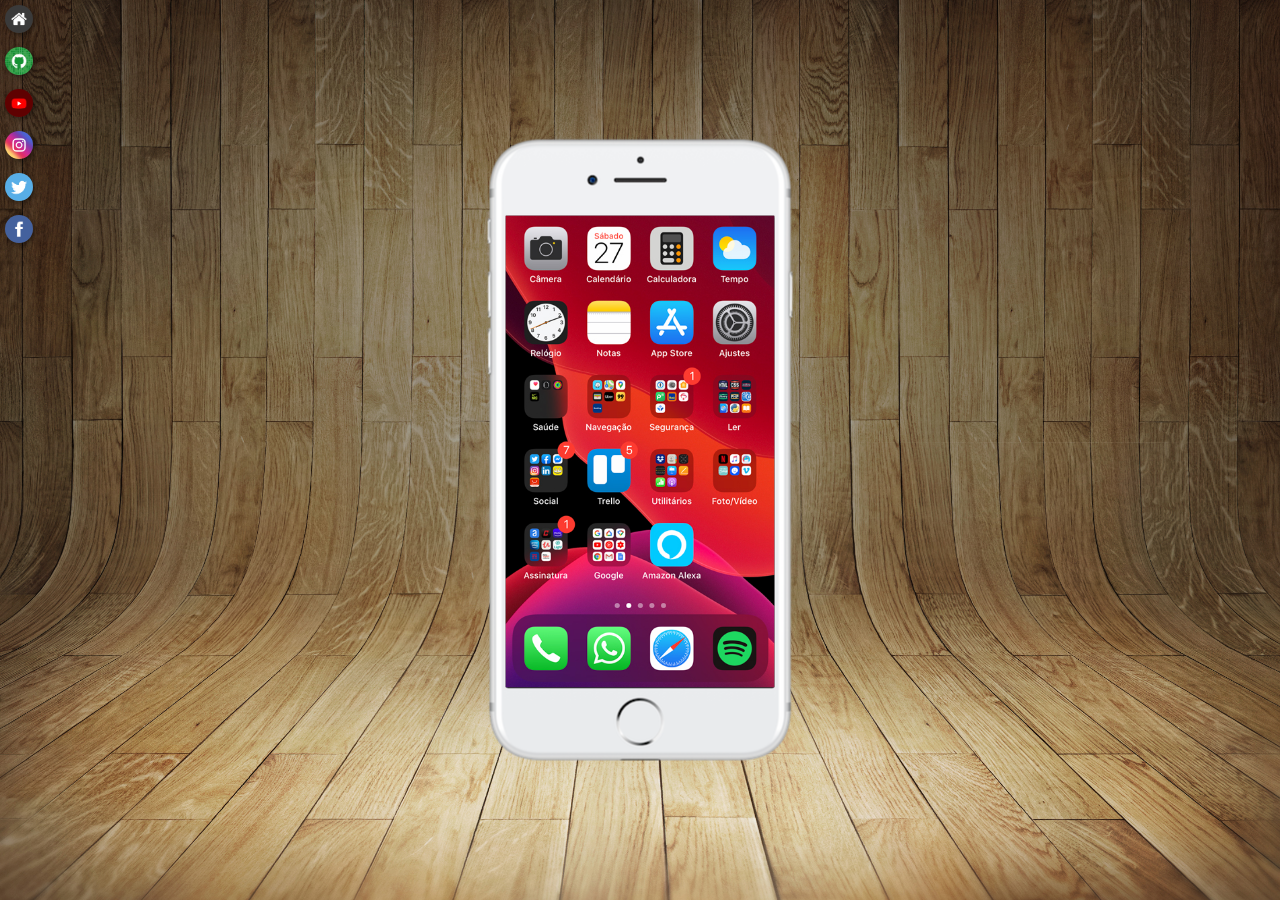
<file: index.html>
<!DOCTYPE html>
<html lang="pt-br">
<head>
	<meta charset="utf-8">
	<meta name="viewport" content="width=device-width, initial-scale=1">
	<link rel="shortcut icon" type="image/x-icon" href="midia-social.ico">
	<link rel="stylesheet" type="text/css" href="estilos/style.css">
	<title>Projeto Redes Sociais</title>
</head>

<body>
	<main>
		<section id="telefone">
			<iframe src="home.html" name="tela" id="tela" frameborder="0">
				Seu Navegador não é compatível.
			</iframe>
		</section>
		<section id="redes-sociais">
			<a href="home.html" target="tela"><img src="imagens/logo-home.jpg" alt="Home"></a><br>
			<a href="github.html" target="tela"><img src="imagens/logo-github.jpg" alt="GitHub"></a><br>
			<a href="youtube.html" target="tela"><img src="imagens/logo-youtube.jpg" alt="YouTube"></a><br>
			<a href="instagram.html" target="tela"><img src="imagens/logo-instagram.jpg" alt="Instagram"></a><br>
			<a href="notsocial.html" target="tela"><img src="imagens/logo-twitter.jpg" alt="Twitter"></a><br>
			<a href="notsocial.html" target="tela"><img src="imagens/logo-facebook.jpg" alt="Facebook"></a>
		</section>
	</main>
</body>
</html>
</file>
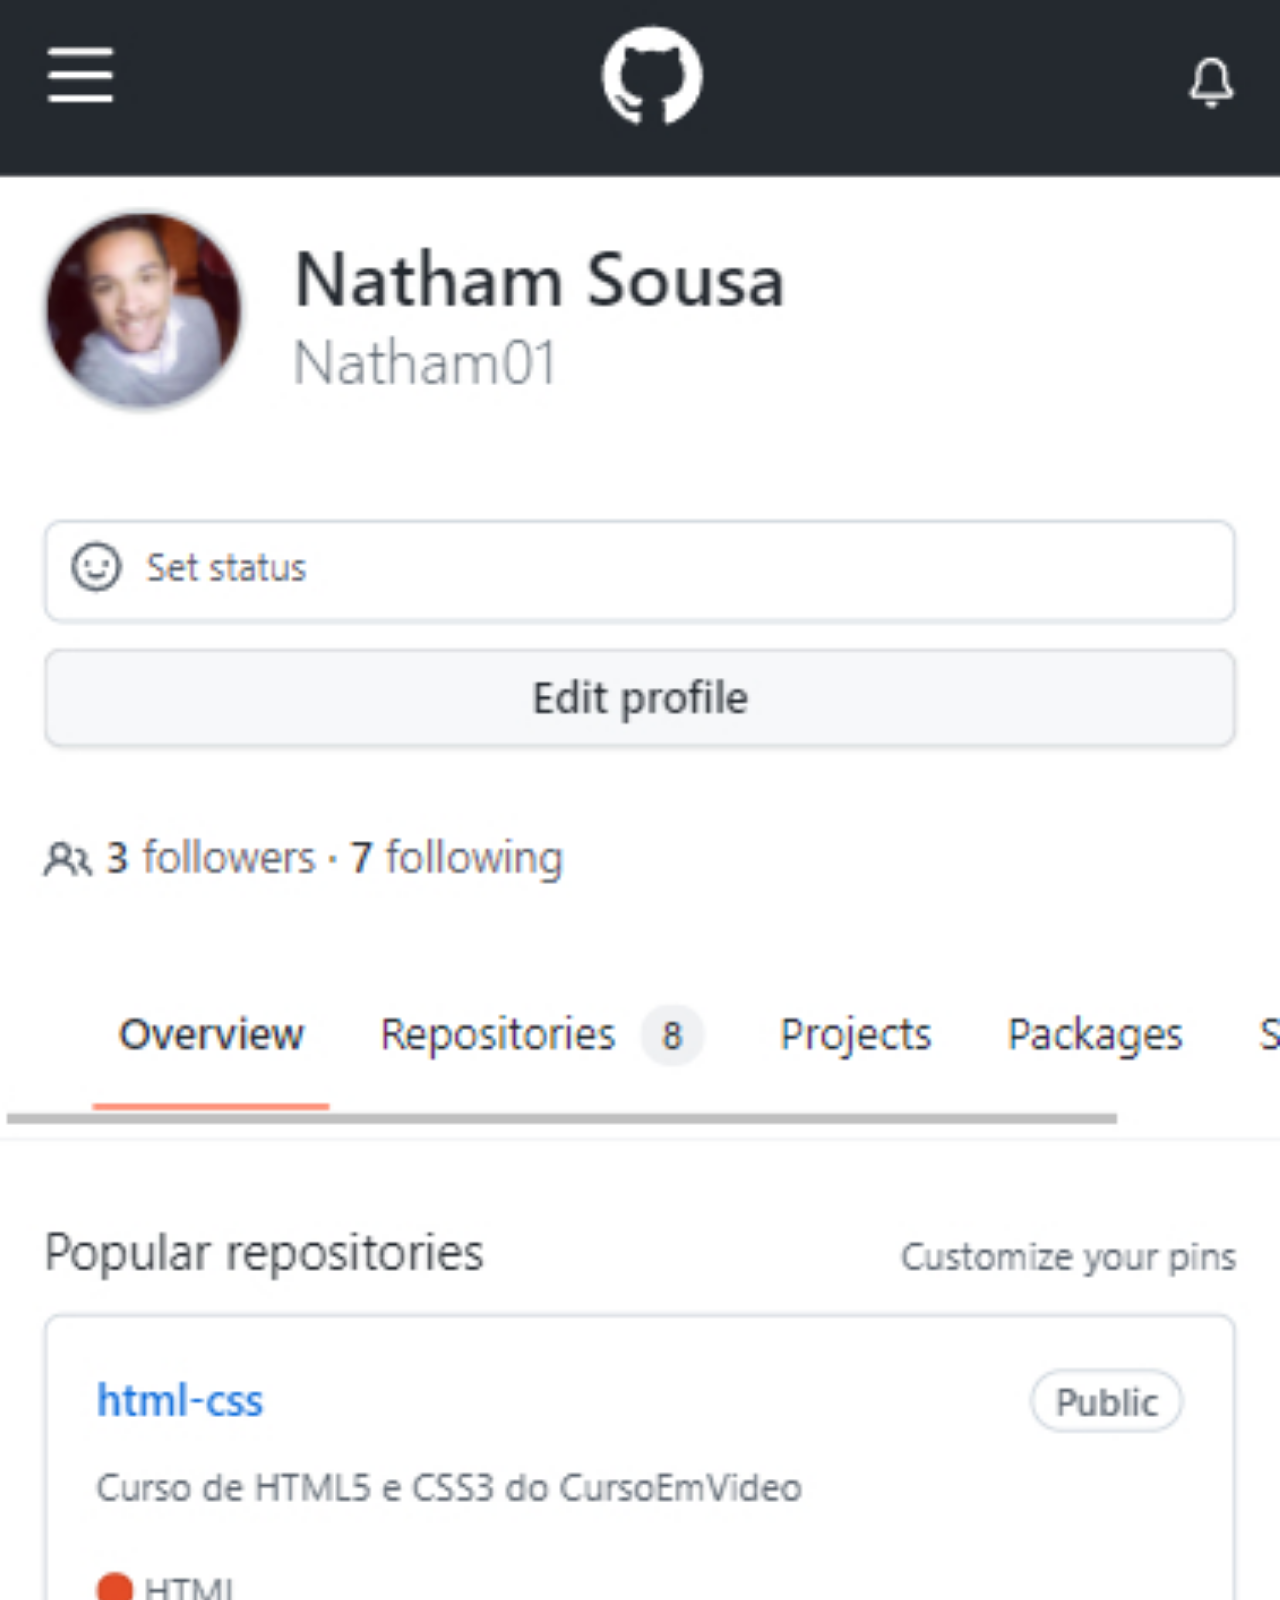
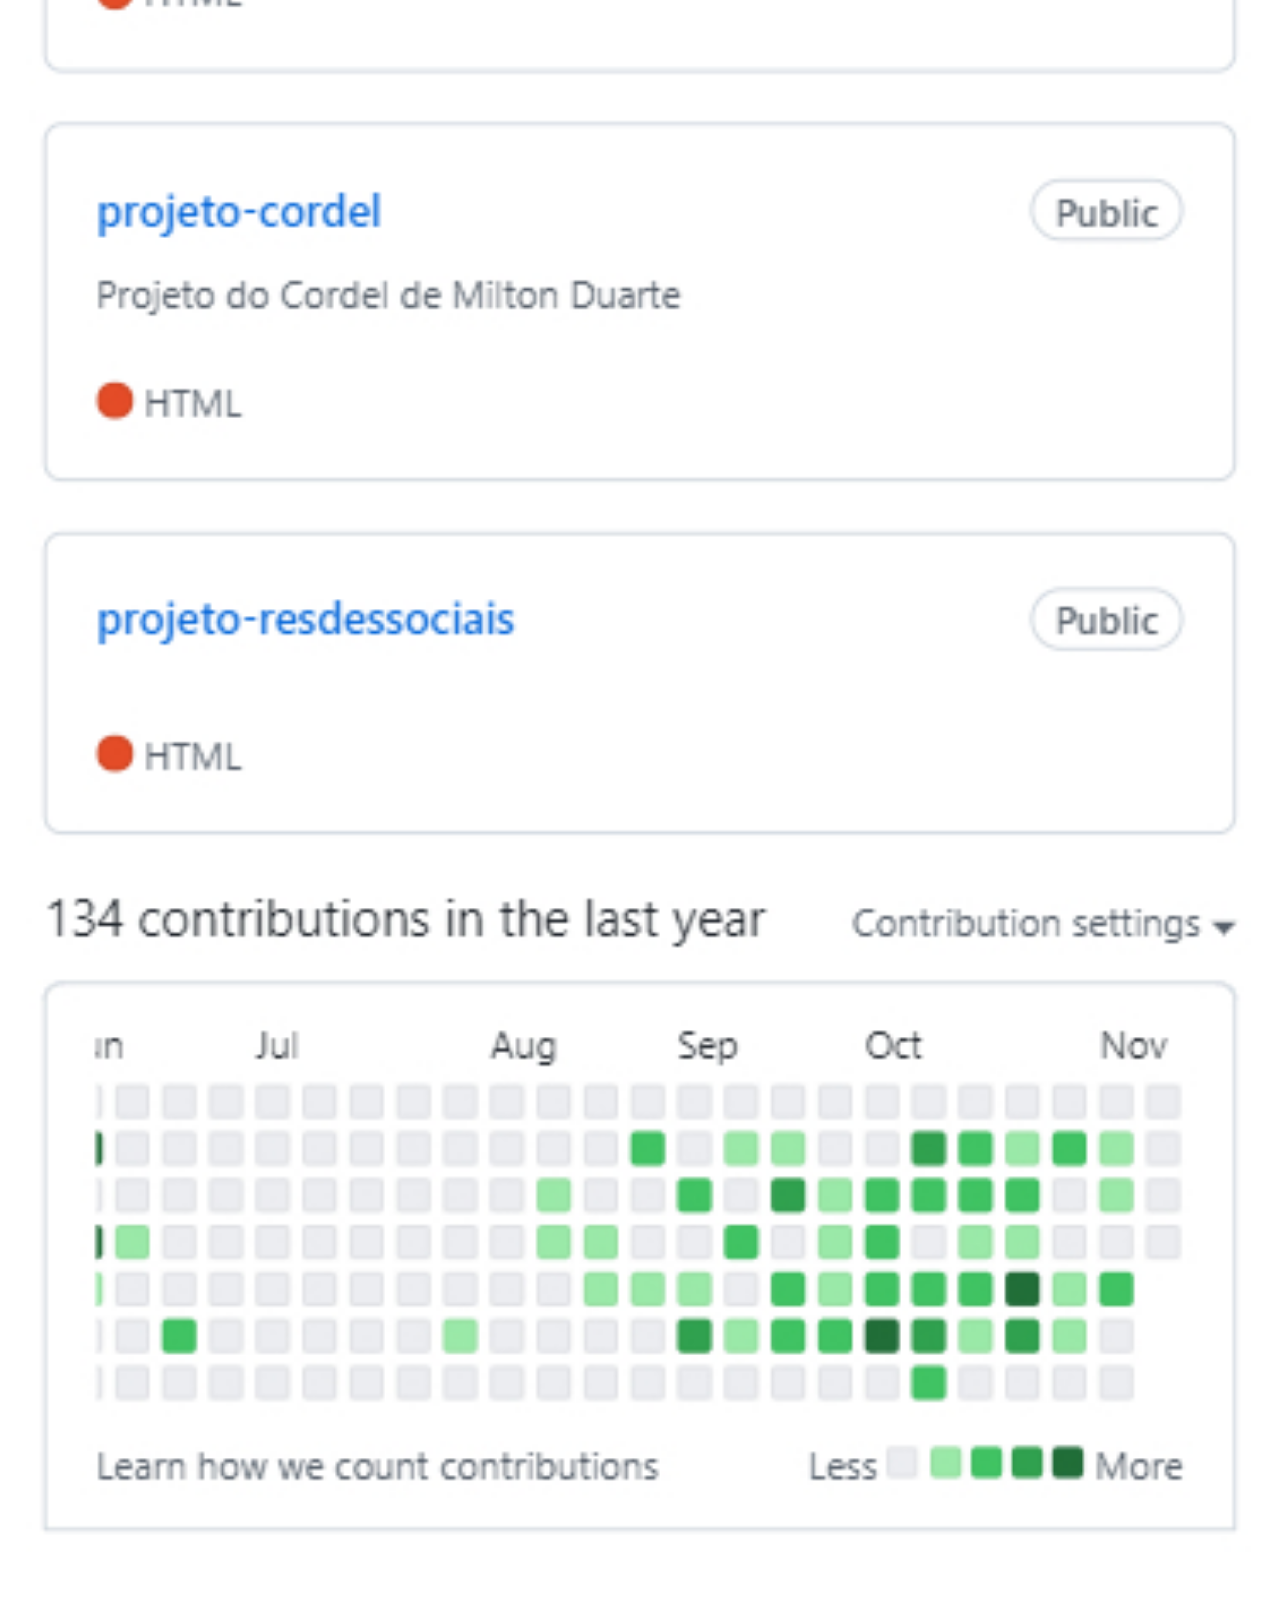
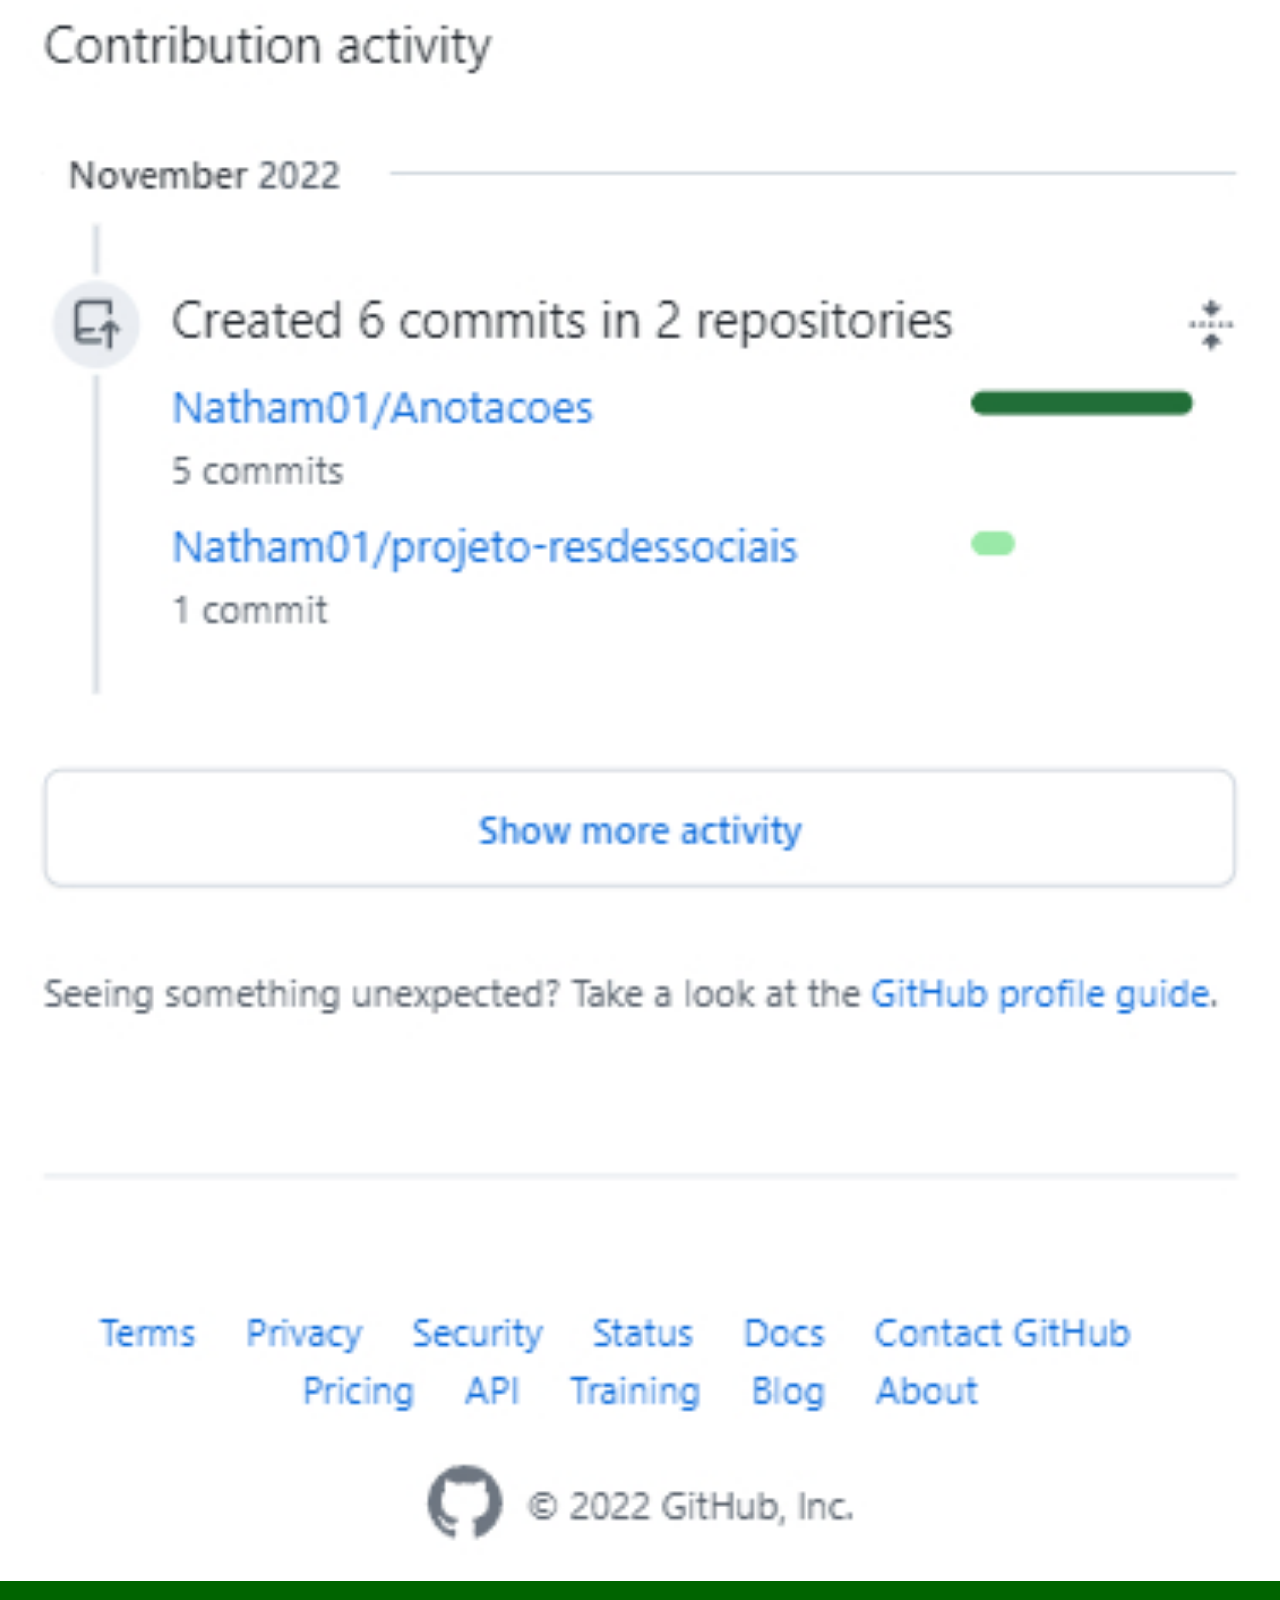
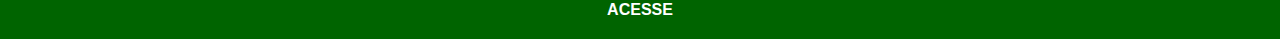
<file: github.html>
<!DOCTYPE html>
<html lang="pt-br">
<head>
	<meta charset="utf-8">
	<meta name="viewport" content="width=device-width, initial-scale=1">
	<title>GitHub</title>
	<link rel="stylesheet" href="estilos/social.css">
</head>
<style type="text/css">
	a {
		background-color: darkgreen;
	}

	a:hover {
		background-color: green;
	}
</style>
<body>
	<img src="imagens/tela-github.jpg" alt="GitHub">
	<a href="https://github.com/Natham01" target="_blank">ACESSE</a>
</body>
</html>
</file>
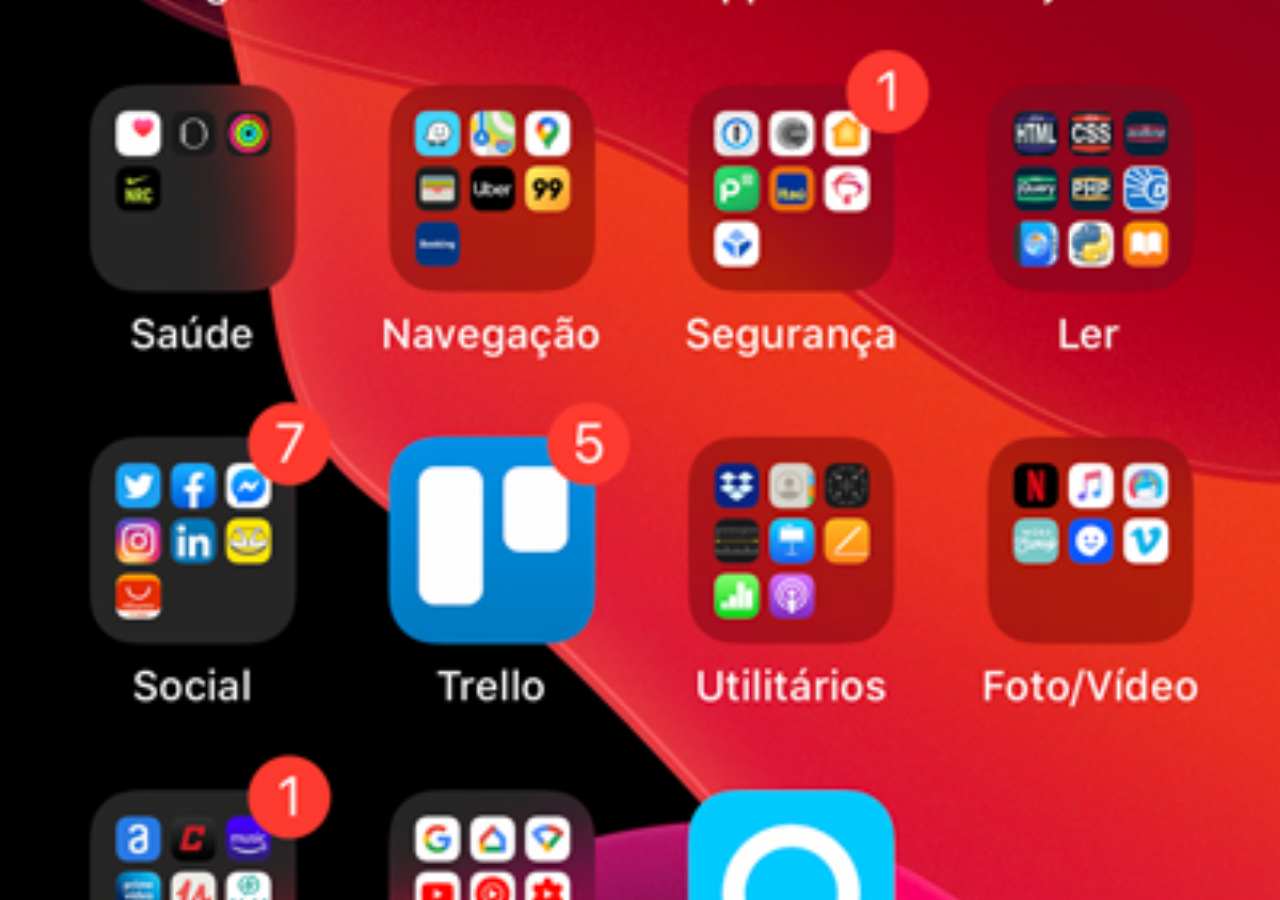
<file: home.html>
<!DOCTYPE html>
<html lang="pt-br">
<head>
	<meta charset="utf-8">
	<meta name="viewport" content="width=device-width, initial-scale=1">
	<title>Home</title>
</head>
<style>
	* {
		margin: 0px;
		padding: 0px;
	}

	body {
		width: 100vw;
		height: 100vh;
		background: black url('imagens/tela-home.jpg') no-repeat center;
		background-size: cover;
	}

</style>
<body>
</body>
</html>
</file>
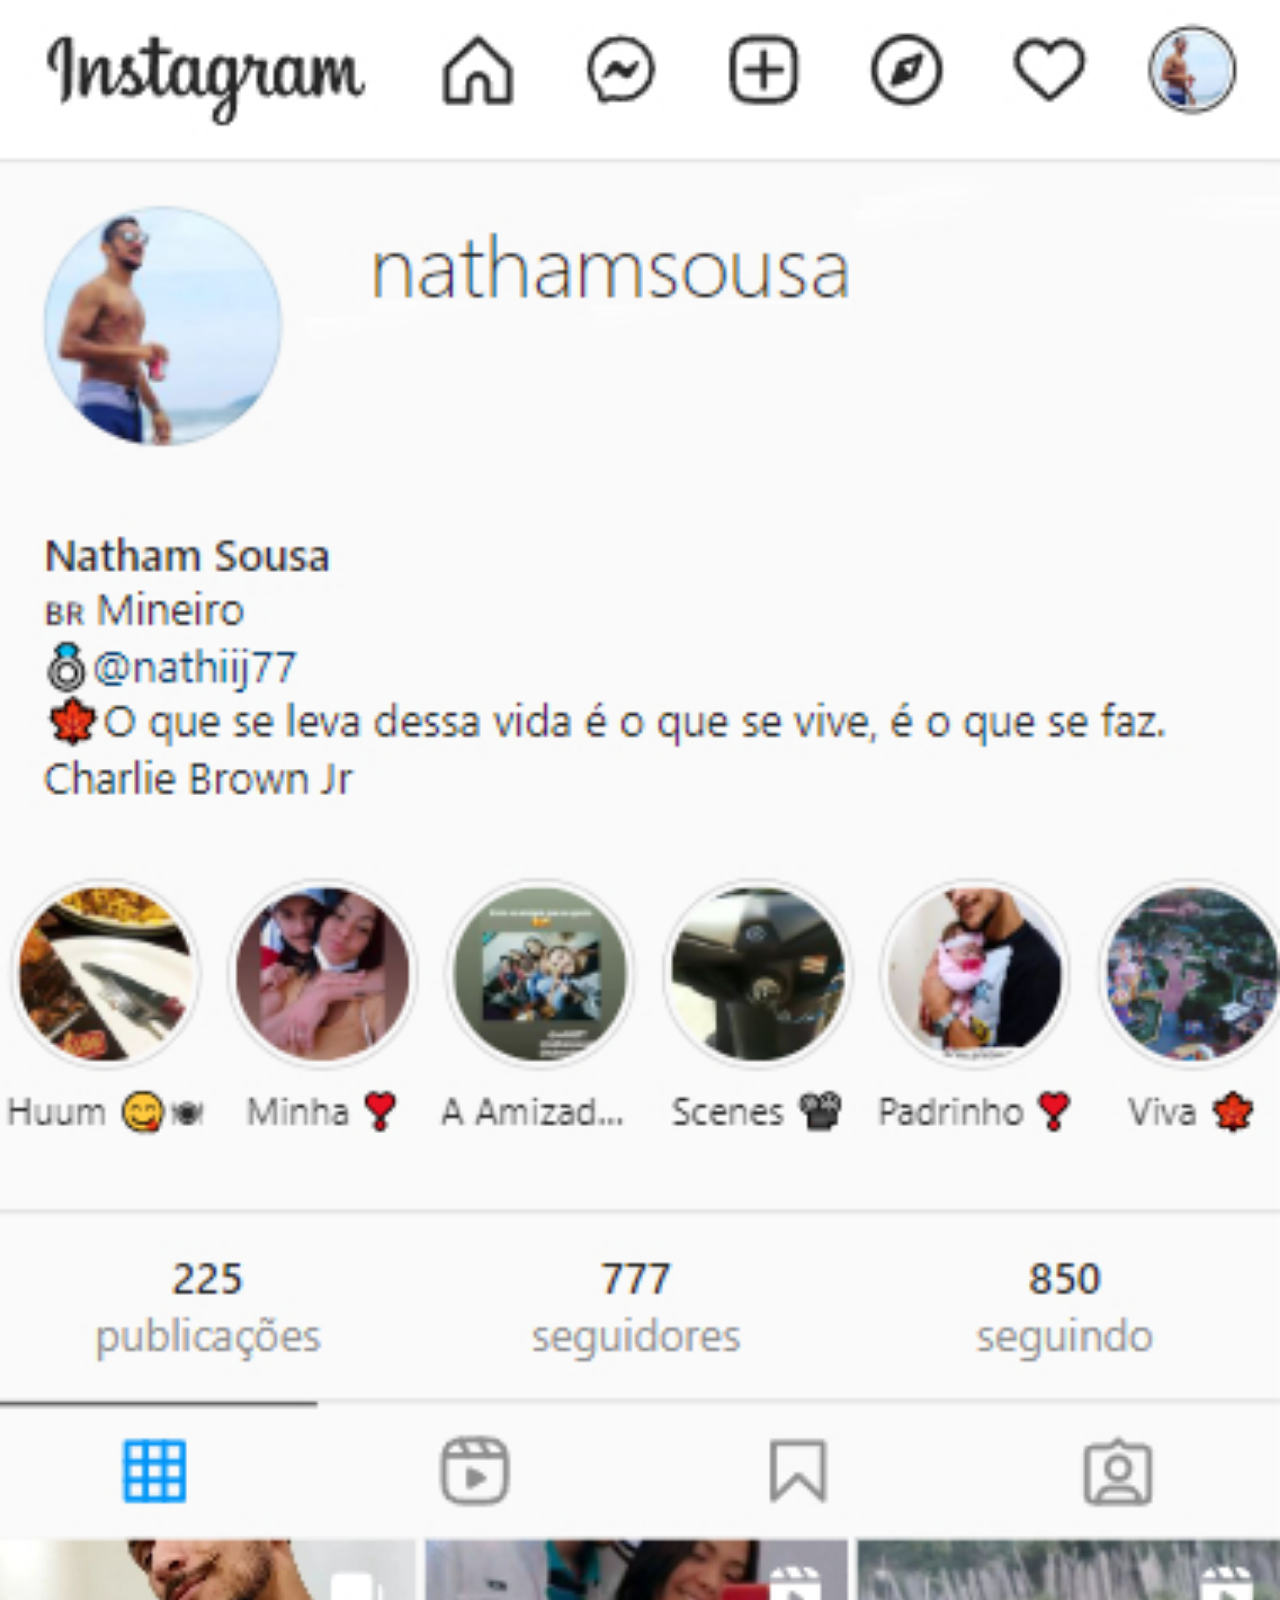
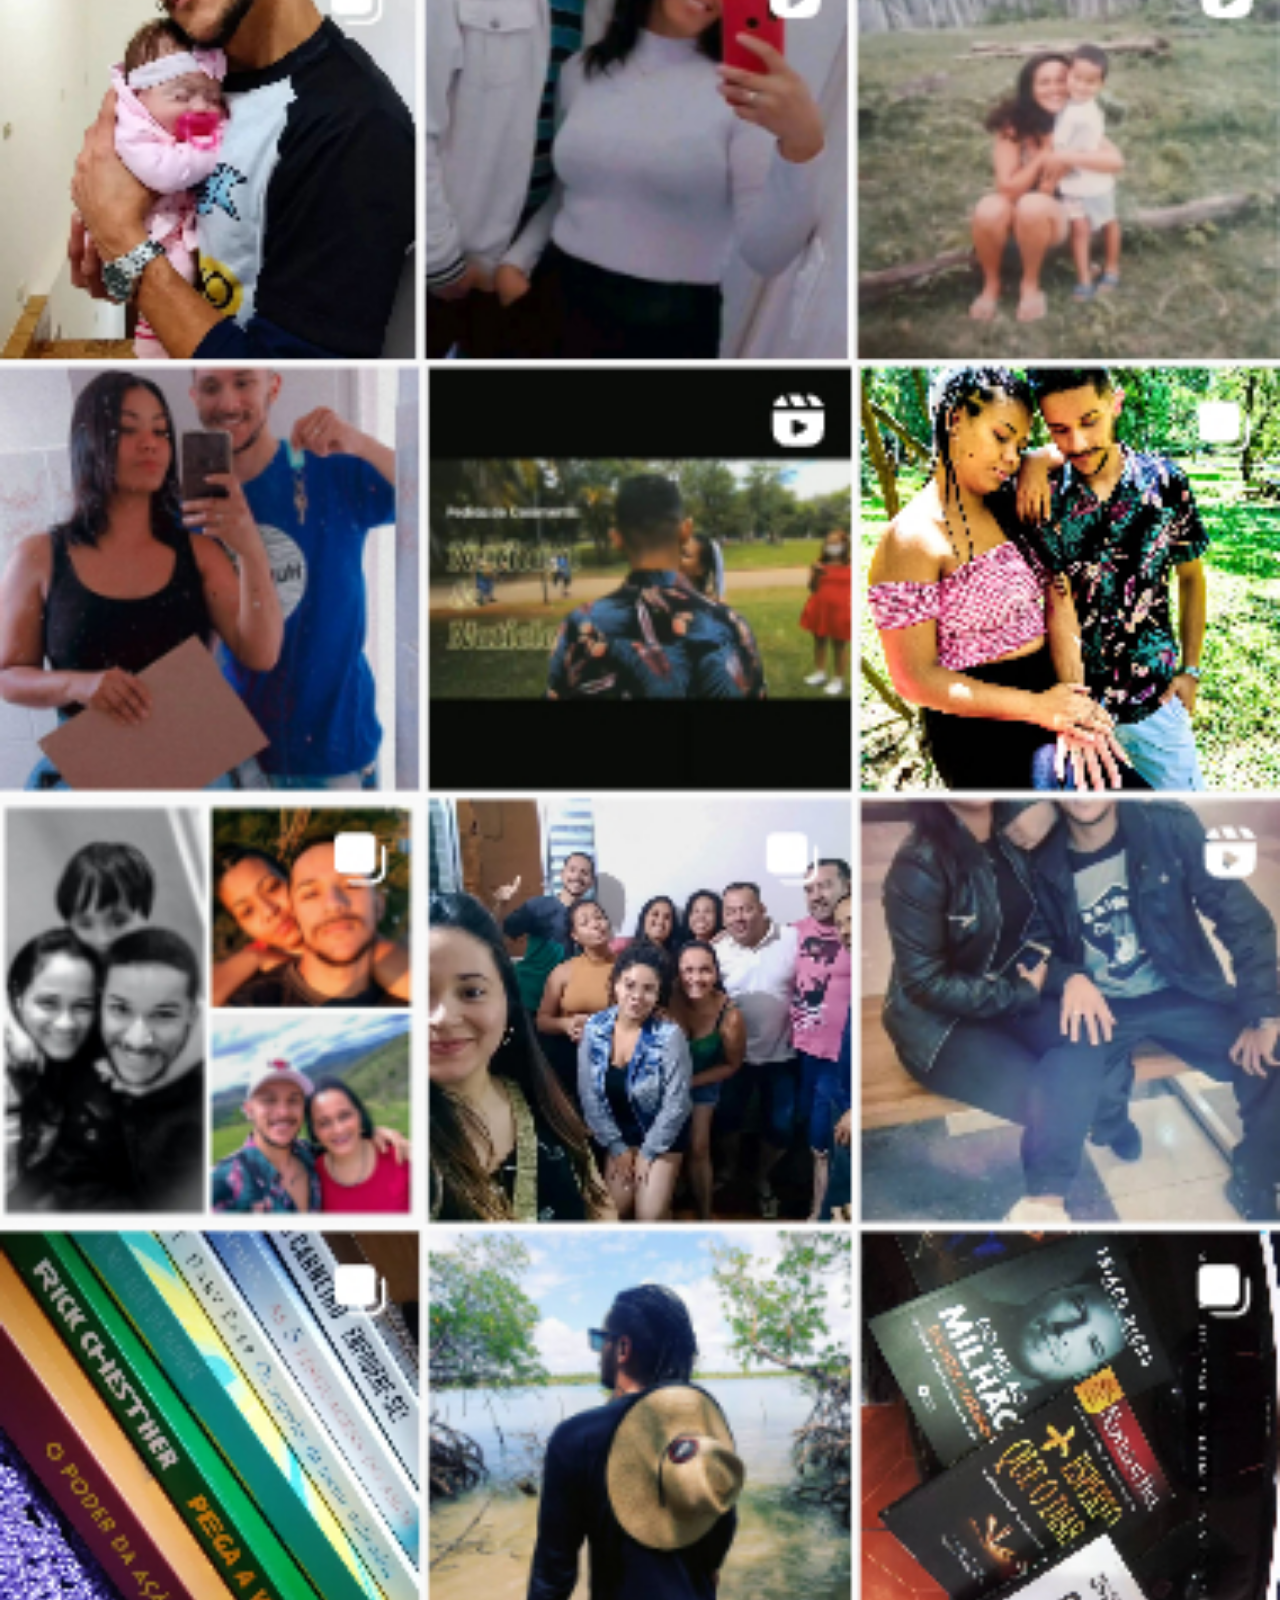
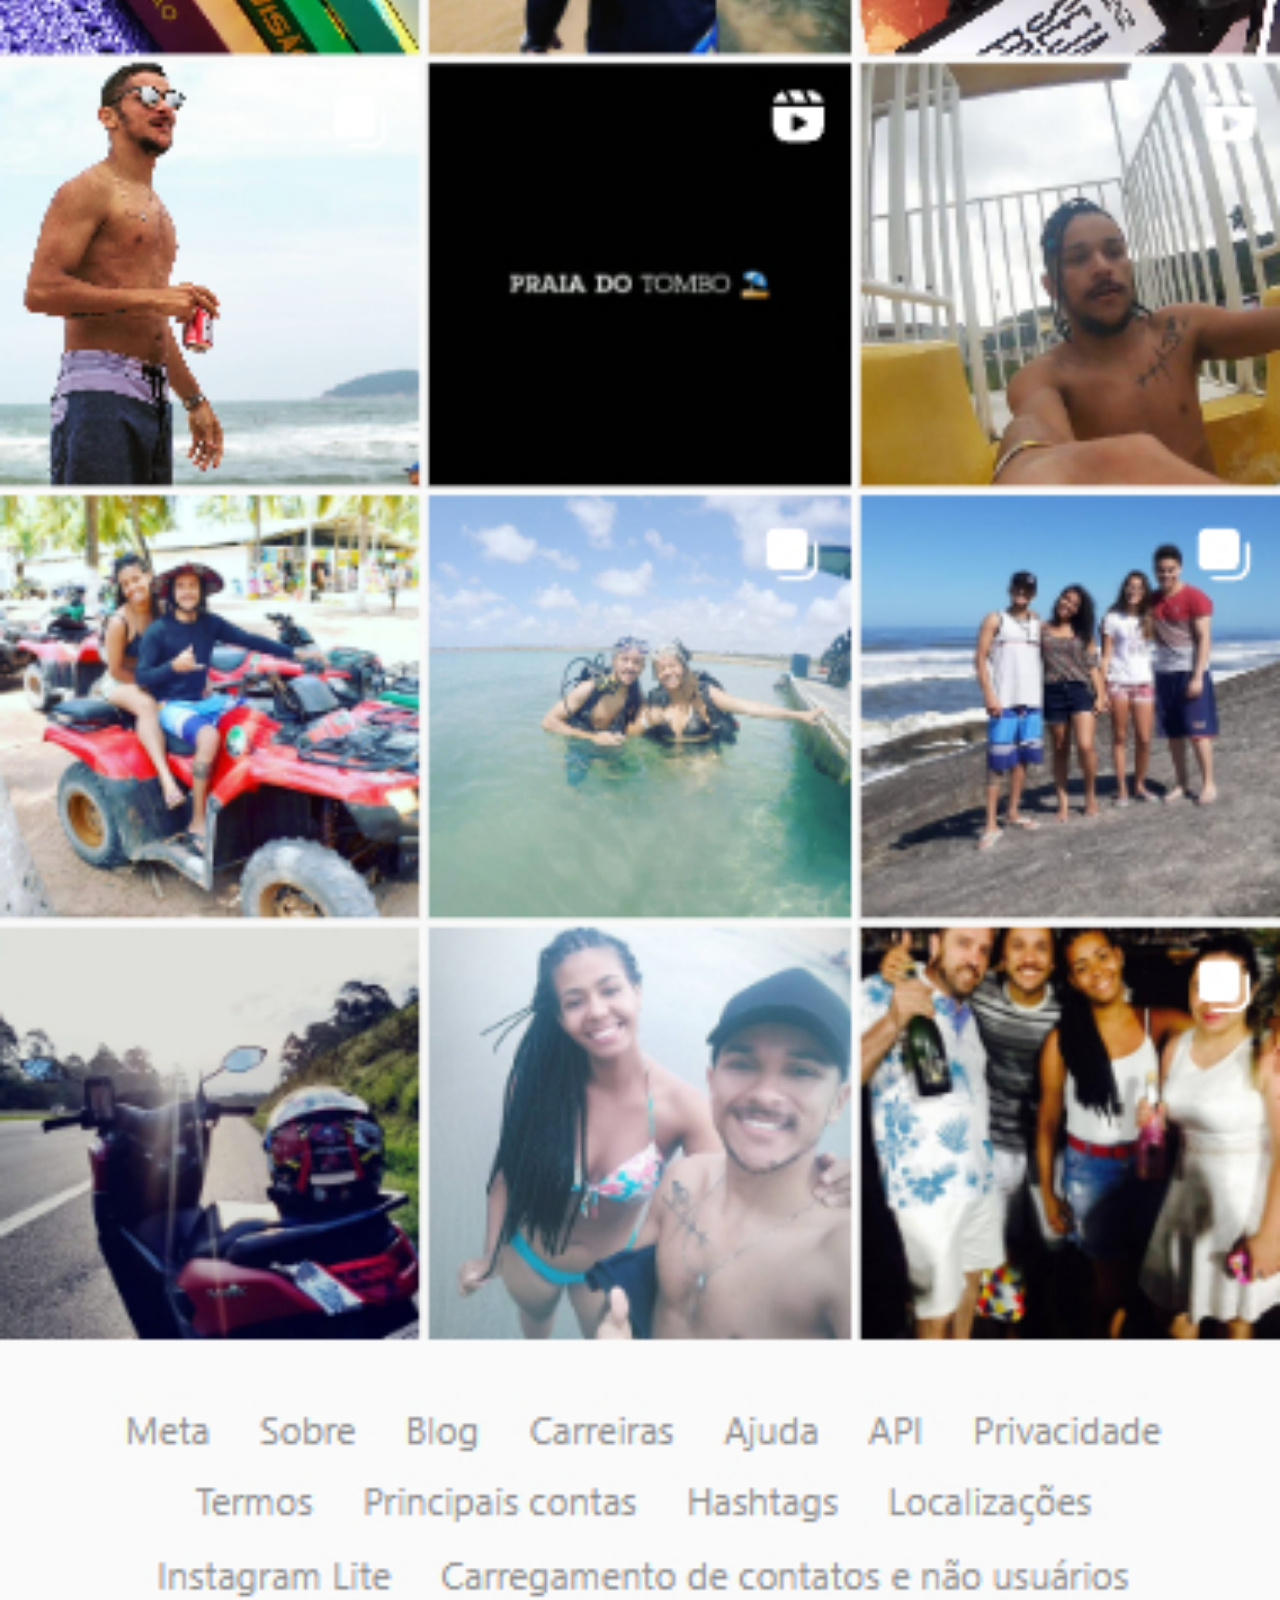
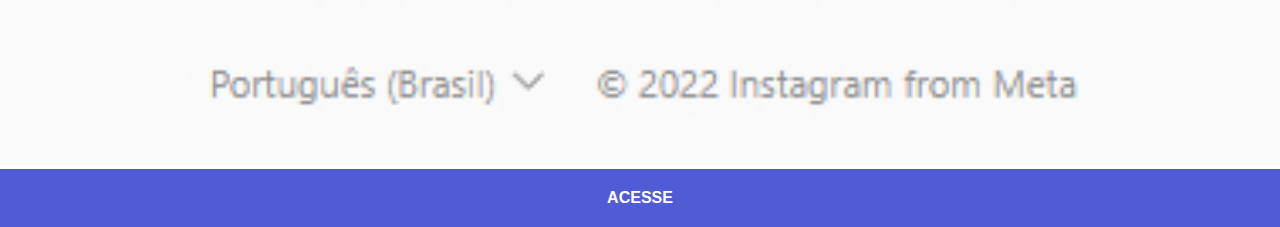
<file: instagram.html>
<!DOCTYPE html>
<html lang="pt-br">
<head>
	<meta charset="utf-8">
	<meta name="viewport" content="width=device-width, initial-scale=1">
	<title>Instagram</title>
	<link rel="stylesheet" href="estilos/social.css">
</head>
<style type="text/css">
	a {
		background-color: rgb(81, 91, 212);
	}

	a:hover {
		background-color: rgb(129, 52, 175);
	}

</style>
<body>
	<img src="imagens/tela-instagram.jpg" alt="Instagram">
	<a href="https://www.instagram.com/nathamsousa/" target="_blank">ACESSE</a>
</body>
</html>
</file>
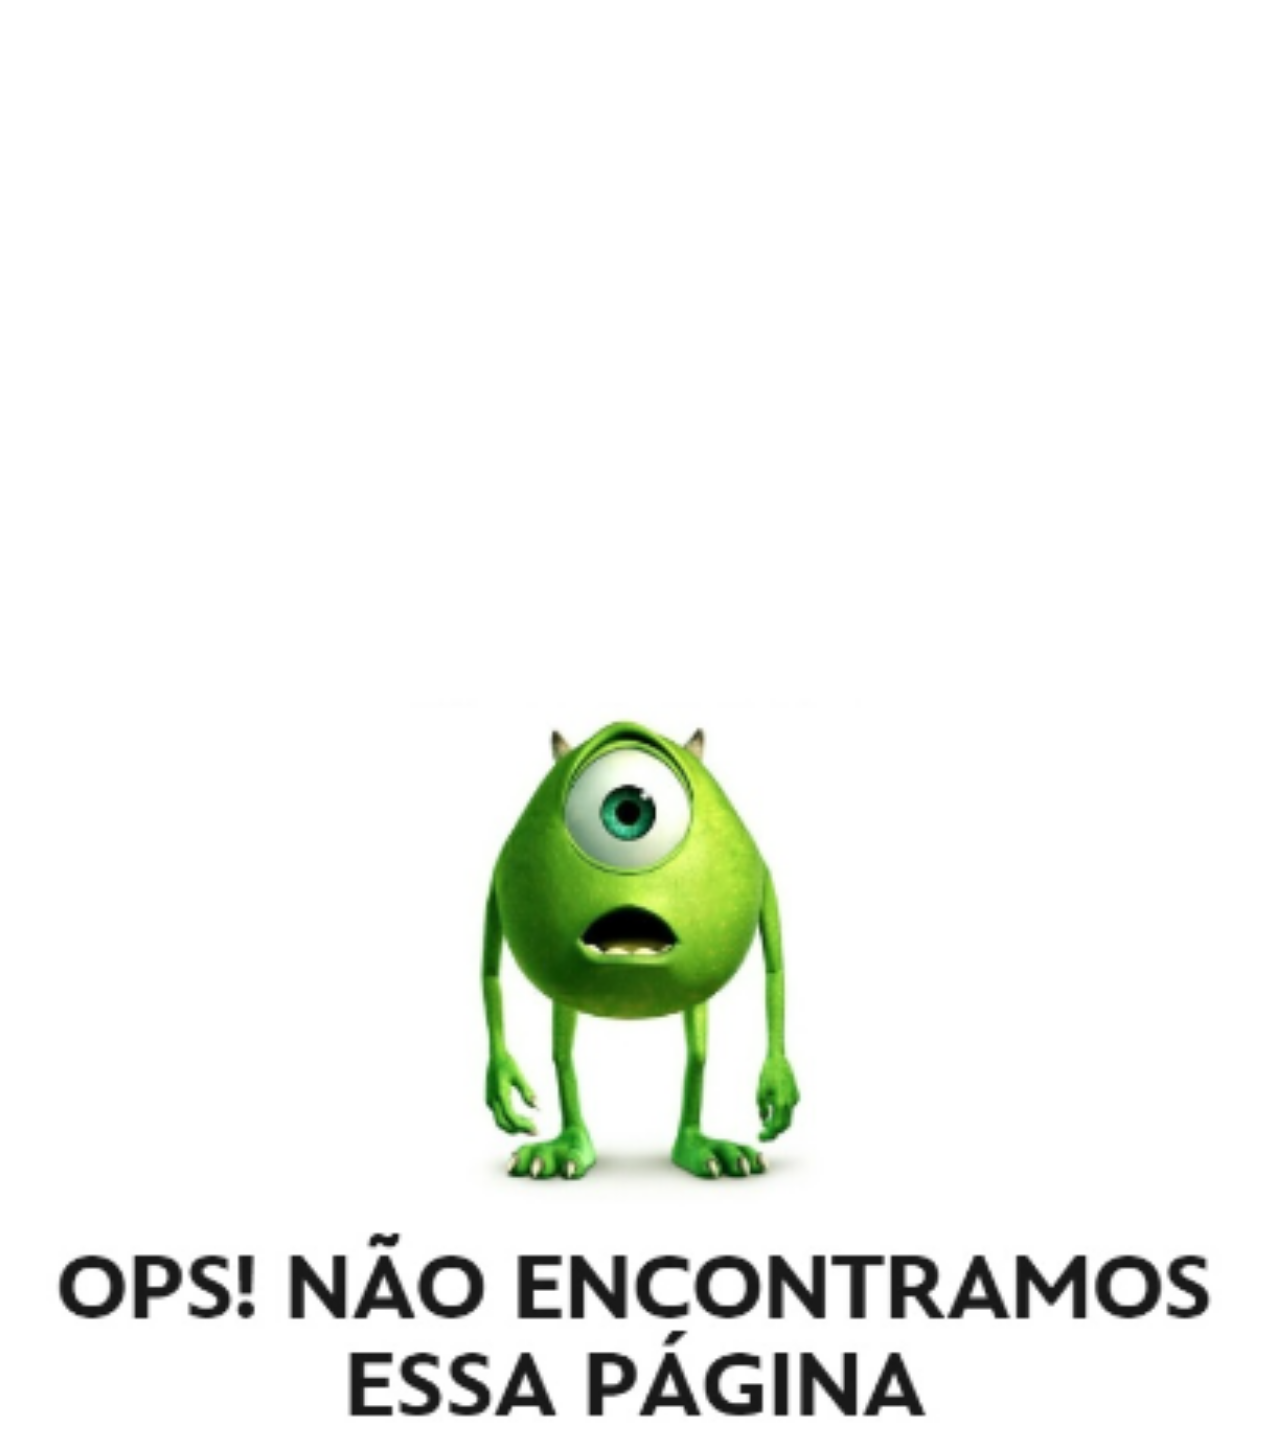
<file: notsocial.html>
<!DOCTYPE html>
<html lang="pt-br">
<head>
	<meta charset="utf-8">
	<meta name="viewport" content="width=device-width, initial-scale=1">
	<title>OPS</title>
	<link rel="stylesheet" type="text/css" href="estilos/not-social.css">
</head>
<body>
	<img src="imagens/tela-404.png" alt="inexistente">
</body>
</html>
</file>
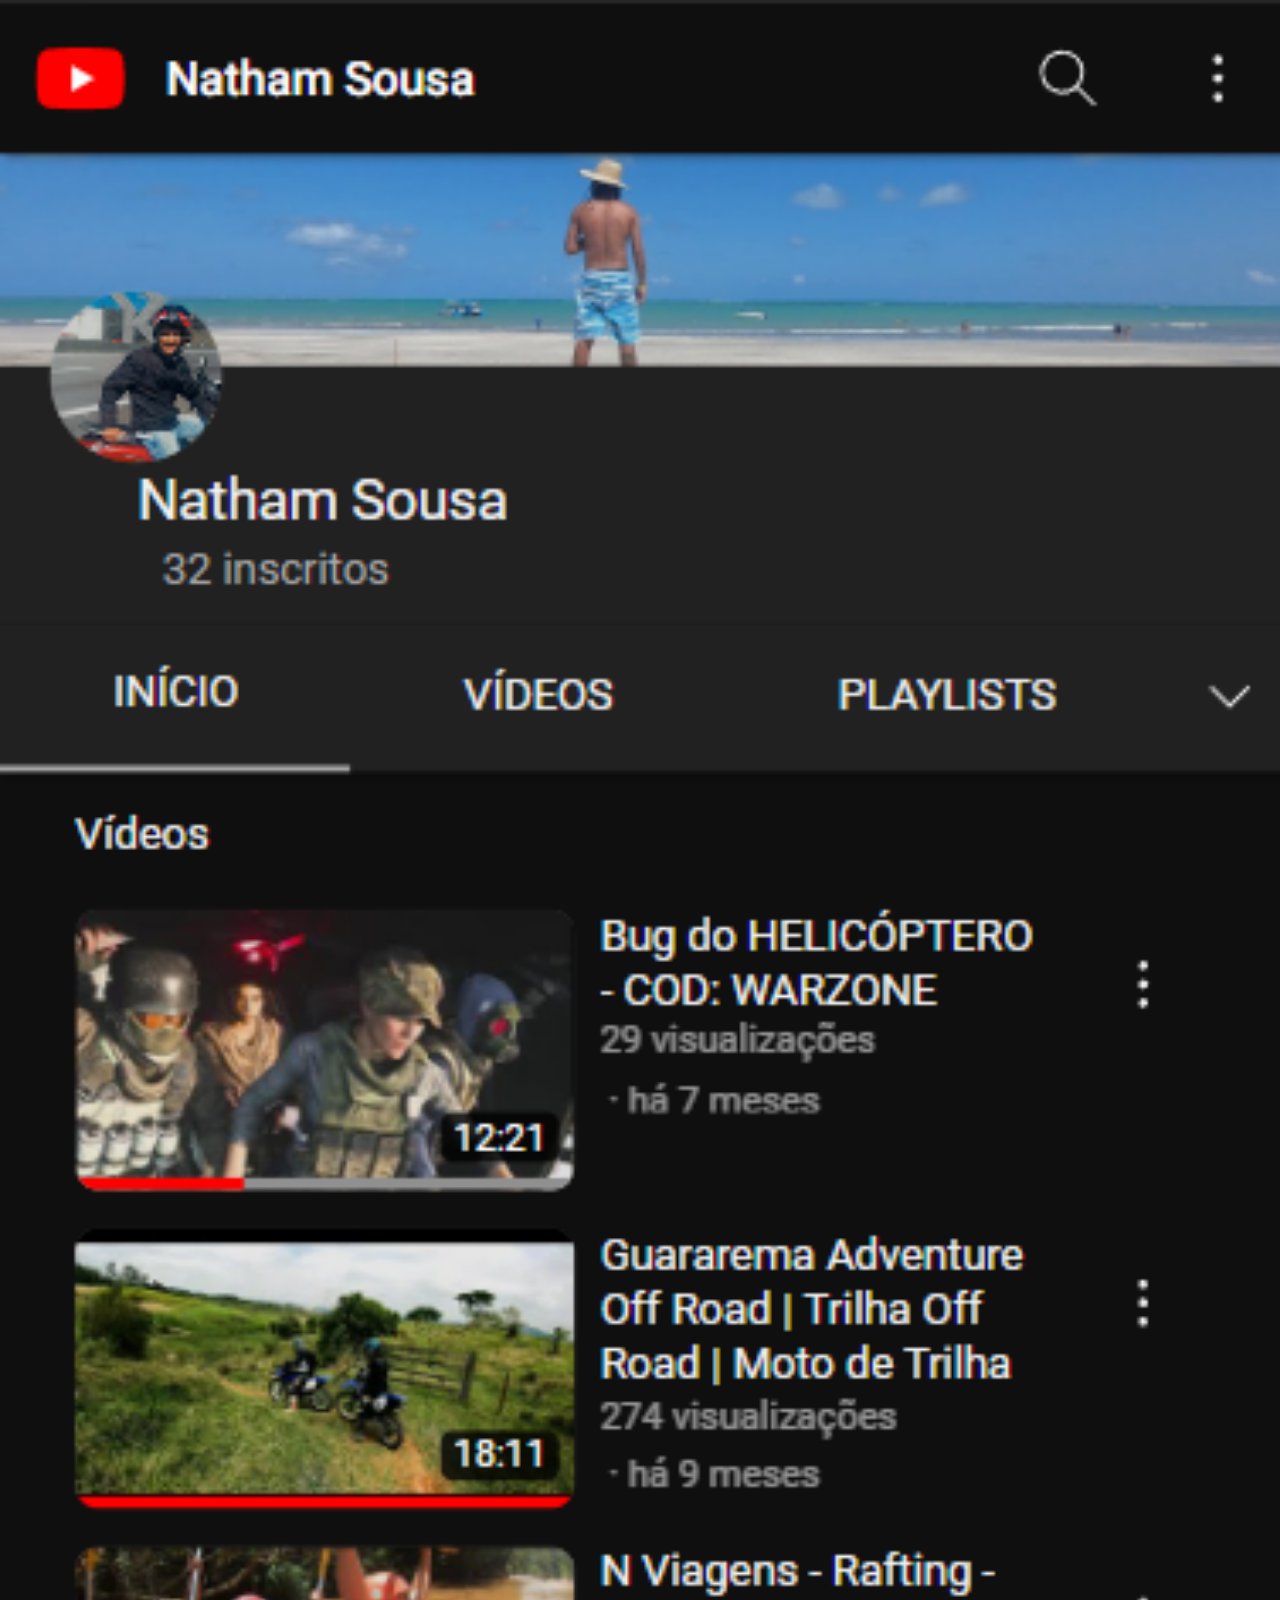
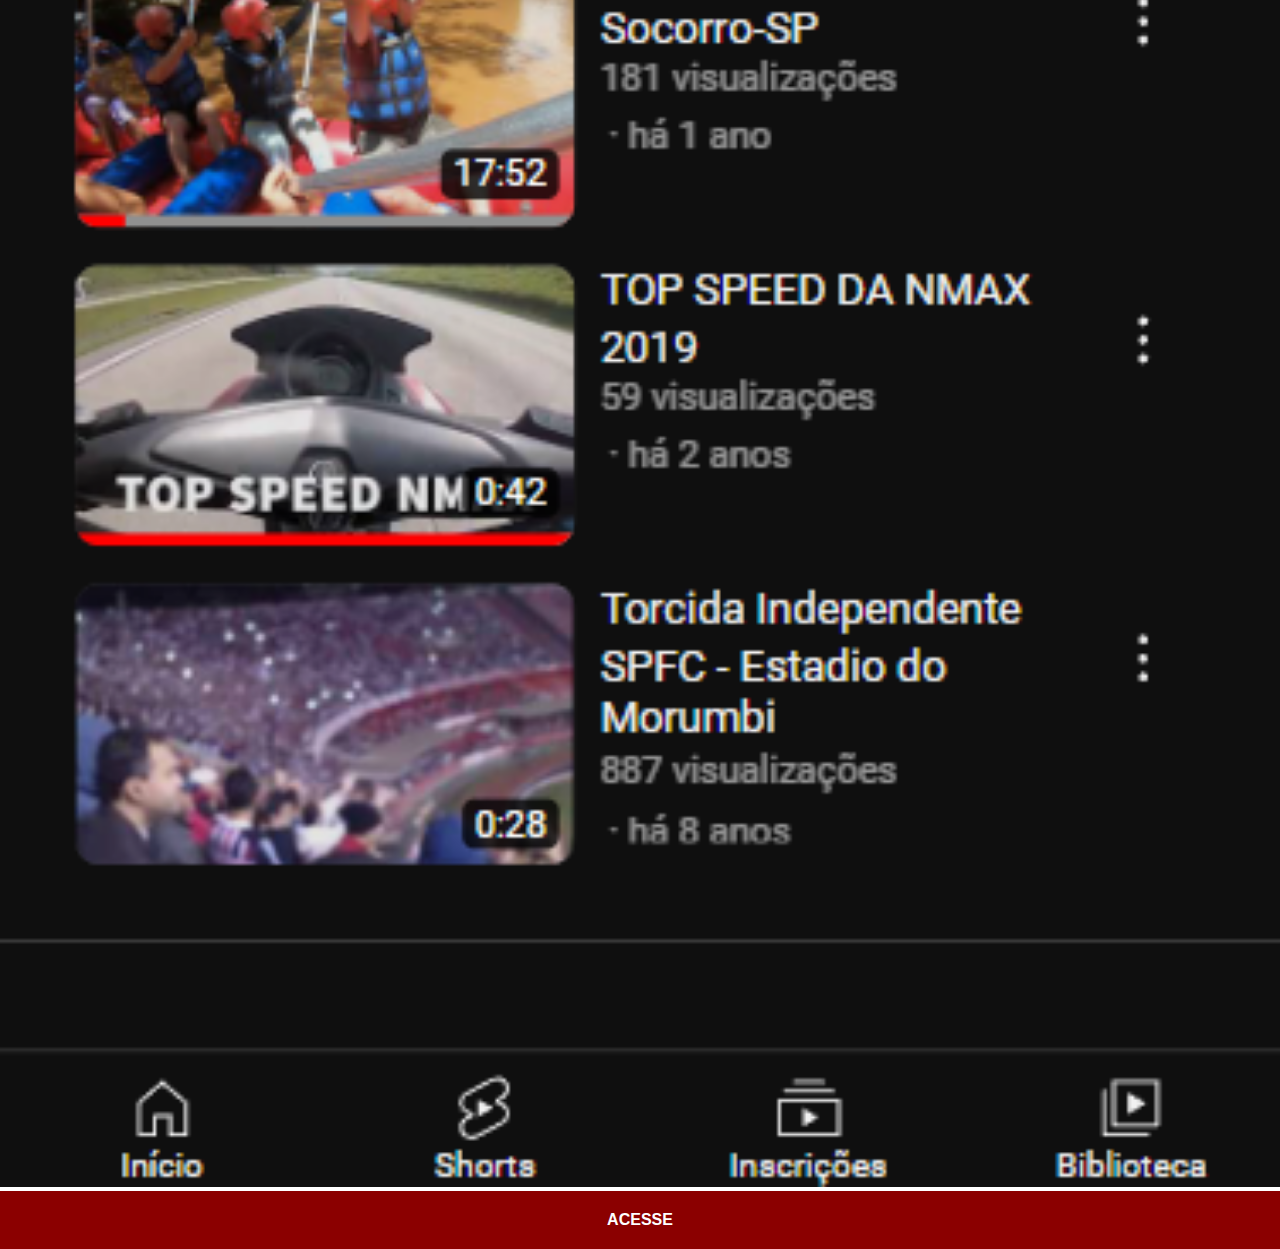
<file: youtube.html>
<!DOCTYPE html>
<html lang="pt-br">
<head>
	<meta charset="utf-8">
	<meta name="viewport" content="width=device-width, initial-scale=1">
	<title>Youtube</title>
	<link rel="stylesheet" href="estilos/social.css">
</head>
<style type="text/css">
	a {
		background-color: darkred;
	}

	a:hover {
		background-color: red;
	}
</style>
<body>
	<img src="imagens/tela-youtube.png" alt="Youtube">
	<a href="https://www.youtube.com/@nathamsousa" target="_blank">ACESSE</a>
</body>
</html>
</file>
<file: estilos/style.css>
@charset "UTF-8";

* {
	margin: 0px;
	padding: 0px;
	font-family: Arial, Helvetica, sans-serif;
}

html, body {
	height: 100vh;
	width: 100vw;
	background-color: black;
}

main {
	position: relative;
	height: 100vh;
}

body {
	background: url('../imagens/fundo-madeira.jpg')	no-repeat top center;
	background-size: cover;
	background-attachment: fixed;
}

section#telefone {
	position: absolute;
	top: 50%;
	left: 50%;
	transform: translate(-50%,-50%);

	height: 627px;
	width: 311px;
	background: url('../imagens/frame-iphone.png');
}

iframe#tela {
	position: relative;
	top: 79px;
	left: 21px;
	width: 269px;
	height: 472px;
}

section#redes-sociais {
	text-align: left;
}

section#redes-sociais img {
	width: 28px;
	margin: 5px;
	border-radius: 50%;
	box-shadow: 2px 2px 5px rgba(0, 0, 0,0.400);
	box-sizing: border-box;
}

section#redes-sociais img:hover {
	border: 2px solid rgba(255, 255, 255, 0.630);
	transform: translate(-1px, -1px);
	box-shadow: 5px 5px 10px rgba(0, 0, 0, 0.620);
	transition: transform .1s, border .1s;
}
</file>
<file: estilos/social.css>
@charset "UTF-8";

	* {
		margin: 0px;
		padding: 0px;
		font-family: Arial, Helvetica, sans-serif;
	}

	::-webkit-scrollbar {
		width: 0px;
		height: 0px;
	}

	img {
		width: 100vw;
	}

	a {
		display: block;
		background-color: darkred;
		color: white;
		padding: 20px;
		text-align: center;
		font-weight: bolder;
		text-decoration: none;
	}

	a:hover {
		background-color: red;
	}
</file>
<file: estilos/not-social.css>
@charset "UTF-8"

	* {
		margin: 0px;
		padding: 0px;
		font-family: Arial, Helvetica, sans-serif;
	}

	::-webkit-scrollbar {
		width: 0px;
		height: 0px;
	}
	body {
		position: relative;
		background-color: white;
	}

	img {
		position: absolute;
		width: 100vw;
		left: 50%;
		right: 50%;
		transform: translate(-50%, 50%);
	}
</file>
